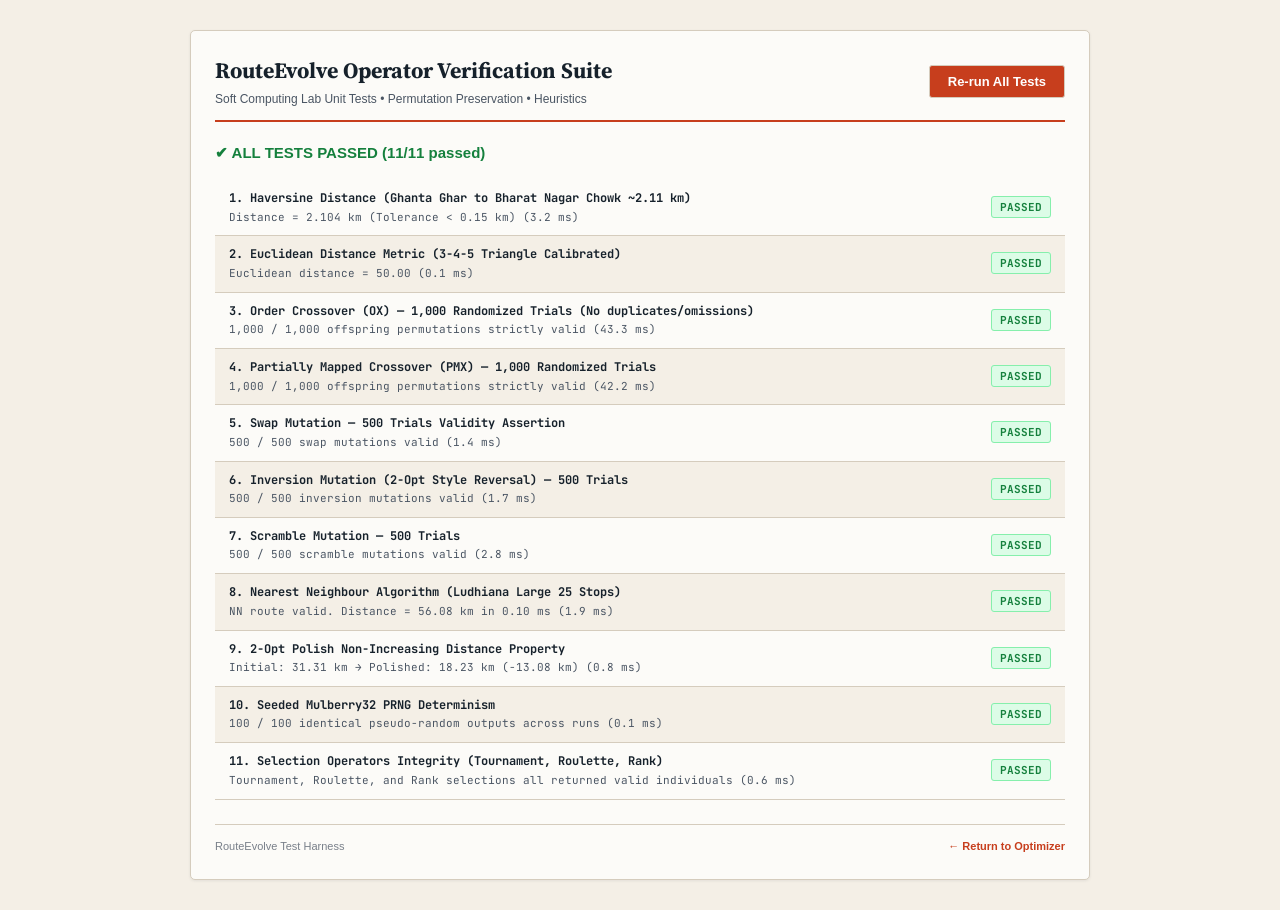
<file: project1/tests.html>
<!DOCTYPE html>
<html lang="en">
<head>
  <meta charset="UTF-8">
  <meta name="viewport" content="width=device-width, initial-scale=1.0">
  <title>RouteEvolve — Operator Verification Test Suite</title>
  <link rel="stylesheet" href="css/style.css">
  <style>
    body {
      overflow-y: auto !important;
      padding: 30px;
      background: var(--bg-parchment);
      color: var(--ink-primary);
    }
    .test-card {
      max-width: 900px;
      margin: 0 auto;
      background: var(--bg-card);
      border: 1px solid var(--border-rule);
      border-radius: var(--radius-md);
      padding: 24px;
      box-shadow: var(--shadow-desk);
    }
    .test-header {
      display: flex;
      justify-content: space-between;
      align-items: center;
      border-bottom: 2px solid var(--accent-vermilion);
      padding-bottom: 12px;
      margin-bottom: 20px;
    }
    .test-item {
      display: flex;
      justify-content: space-between;
      align-items: center;
      padding: 10px 14px;
      border-bottom: 1px solid var(--border-rule);
      font-family: var(--font-mono);
      font-size: 12px;
    }
    .test-item:nth-child(even) {
      background: var(--bg-parchment);
    }
    .status-badge {
      padding: 3px 8px;
      border-radius: 3px;
      font-weight: 700;
      font-size: 11px;
    }
    .status-pass {
      background: #dcfce7;
      color: #15803d;
      border: 1px solid #86efac;
    }
    .status-fail {
      background: #fee2e2;
      color: #b91c1c;
      border: 1px solid #fca5a5;
    }
    .run-btn {
      padding: 8px 18px;
      background: var(--accent-vermilion);
      color: #fff;
      font-weight: 700;
      border-radius: var(--radius-sm);
    }
  </style>
</head>
<body>
  <div class="test-card">
    <div class="test-header">
      <div>
        <h1 style="font-family: var(--font-serif); font-size: 22px;">RouteEvolve Operator Verification Suite</h1>
        <p style="font-size: 12px; color: var(--ink-secondary); margin-top: 4px;">Soft Computing Lab Unit Tests &bull; Permutation Preservation &bull; Heuristics</p>
      </div>
      <div>
        <button id="run-tests-btn" class="run-btn">Re-run All Tests</button>
      </div>
    </div>

    <div id="test-summary" style="margin-bottom: 16px; font-weight: 600; font-size: 13px;">
      Running tests...
    </div>

    <div id="test-results-list">
      <!-- Injected by script -->
    </div>

    <div style="margin-top: 24px; padding-top: 14px; border-top: 1px solid var(--border-rule); font-size: 11px; color: var(--ink-muted); display: flex; justify-content: space-between;">
      <span>RouteEvolve Test Harness</span>
      <a href="index.html" style="color: var(--accent-vermilion); font-weight: 600; text-decoration: none;">&larr; Return to Optimizer</a>
    </div>
  </div>

  <script type="module">
    import { haversineDistance, euclideanDistance, computeDistanceMatrix, computeRouteDistance } from './js/geo.js';
    import { solveNearestNeighbour, polish2Opt } from './js/baseline.js';
    import {
      orderCrossover,
      partiallyMappedCrossover,
      swapMutation,
      inversionMutation,
      scrambleMutation,
      isValidPermutation,
      generateRandomChromosome,
      createRNG,
      tournamentSelection,
      rouletteWheelSelection,
      rankSelection,
      createIndividual
    } from './js/ga.js';
    import { getLudhianaDemo12, getLudhianaLarge25 } from './js/presets.js';

    const testListEl = document.getElementById('test-results-list');
    const summaryEl = document.getElementById('test-summary');

    async function runAllTests() {
      testListEl.innerHTML = '';
      summaryEl.textContent = 'Executing test cases...';

      const results = [];

      // Test 1: Haversine known distance
      results.push(runTest('1. Haversine Distance (Ghanta Ghar to Bharat Nagar Chowk ~2.11 km)', () => {
        const d = haversineDistance(30.9126, 75.8541, 30.9012, 75.8365);
        if (Math.abs(d - 2.11) > 0.15) {
          throw new Error(`Expected ~2.11 km, got ${d.toFixed(3)} km`);
        }
        return `Distance = ${d.toFixed(3)} km (Tolerance < 0.15 km)`;
      }));

      // Test 2: Euclidean plane distance
      results.push(runTest('2. Euclidean Distance Metric (3-4-5 Triangle Calibrated)', () => {
        const d = euclideanDistance(0, 0, 30, 40, 1.0);
        if (Math.abs(d - 50) > 1e-6) {
          throw new Error(`Expected 50.0, got ${d}`);
        }
        return `Euclidean distance = ${d.toFixed(2)}`;
      }));

      // Test 3: Order Crossover (OX) 1000 Randomized Trials
      results.push(runTest('3. Order Crossover (OX) — 1,000 Randomized Trials (No duplicates/omissions)', () => {
        const rng = createRNG(12345);
        for (let t = 0; t < 1000; t++) {
          const numCities = 5 + Math.floor(rng() * 40); // 5 to 45 cities
          const p1 = generateRandomChromosome(numCities, 0, rng);
          const p2 = generateRandomChromosome(numCities, 0, rng);

          const { child1, child2 } = orderCrossover(p1, p2, rng);

          if (!isValidPermutation(child1, numCities, 0)) {
            throw new Error(`OX Child 1 invalid for N=${numCities}: [${child1.join(',')}]`);
          }
          if (!isValidPermutation(child2, numCities, 0)) {
            throw new Error(`OX Child 2 invalid for N=${numCities}: [${child2.join(',')}]`);
          }
        }
        return '1,000 / 1,000 offspring permutations strictly valid';
      }));

      // Test 4: Partially Mapped Crossover (PMX) 1000 Randomized Trials
      results.push(runTest('4. Partially Mapped Crossover (PMX) — 1,000 Randomized Trials', () => {
        const rng = createRNG(67890);
        for (let t = 0; t < 1000; t++) {
          const numCities = 5 + Math.floor(rng() * 40);
          const p1 = generateRandomChromosome(numCities, 0, rng);
          const p2 = generateRandomChromosome(numCities, 0, rng);

          const { child1, child2 } = partiallyMappedCrossover(p1, p2, rng);

          if (!isValidPermutation(child1, numCities, 0)) {
            throw new Error(`PMX Child 1 invalid for N=${numCities}: [${child1.join(',')}]`);
          }
          if (!isValidPermutation(child2, numCities, 0)) {
            throw new Error(`PMX Child 2 invalid for N=${numCities}: [${child2.join(',')}]`);
          }
        }
        return '1,000 / 1,000 offspring permutations strictly valid';
      }));

      // Test 5: Swap Mutation Validity (500 Trials)
      results.push(runTest('5. Swap Mutation — 500 Trials Validity Assertion', () => {
        const rng = createRNG(42);
        for (let t = 0; t < 500; t++) {
          const numCities = 6 + Math.floor(rng() * 30);
          const orig = generateRandomChromosome(numCities, 0, rng);
          const { genes: mutated } = swapMutation(orig, rng);

          if (!isValidPermutation(mutated, numCities, 0)) {
            throw new Error(`Swap mutated permutation invalid for N=${numCities}`);
          }
        }
        return '500 / 500 swap mutations valid';
      }));

      // Test 6: Inversion Mutation Validity (500 Trials)
      results.push(runTest('6. Inversion Mutation (2-Opt Style Reversal) — 500 Trials', () => {
        const rng = createRNG(99);
        for (let t = 0; t < 500; t++) {
          const numCities = 6 + Math.floor(rng() * 30);
          const orig = generateRandomChromosome(numCities, 0, rng);
          const { genes: mutated } = inversionMutation(orig, rng);

          if (!isValidPermutation(mutated, numCities, 0)) {
            throw new Error(`Inversion mutated permutation invalid for N=${numCities}`);
          }
        }
        return '500 / 500 inversion mutations valid';
      }));

      // Test 7: Scramble Mutation Validity (500 Trials)
      results.push(runTest('7. Scramble Mutation — 500 Trials', () => {
        const rng = createRNG(777);
        for (let t = 0; t < 500; t++) {
          const numCities = 6 + Math.floor(rng() * 30);
          const orig = generateRandomChromosome(numCities, 0, rng);
          const { genes: mutated } = scrambleMutation(orig, rng);

          if (!isValidPermutation(mutated, numCities, 0)) {
            throw new Error(`Scramble mutated permutation invalid for N=${numCities}`);
          }
        }
        return '500 / 500 scramble mutations valid';
      }));

      // Test 8: Nearest Neighbour Baseline on Ludhiana 25 Stops
      results.push(runTest('8. Nearest Neighbour Algorithm (Ludhiana Large 25 Stops)', () => {
        const cities = getLudhianaLarge25();
        const distMatrix = computeDistanceMatrix(cities, false);
        const nnRes = solveNearestNeighbour(cities.length, distMatrix, 0);

        if (!isValidPermutation(nnRes.route, cities.length, 0)) {
          throw new Error('NN route is not a valid permutation!');
        }
        if (nnRes.distance <= 0 || isNaN(nnRes.distance)) {
          throw new Error(`Invalid NN distance: ${nnRes.distance}`);
        }
        return `NN route valid. Distance = ${nnRes.distance.toFixed(2)} km in ${nnRes.executionTimeMs.toFixed(2)} ms`;
      }));

      // Test 9: 2-Opt Polish Non-Increasing Distance
      results.push(runTest('9. 2-Opt Polish Non-Increasing Distance Property', () => {
        const cities = getLudhianaDemo12();
        const distMatrix = computeDistanceMatrix(cities, false);
        const randomRoute = generateRandomChromosome(cities.length, 0);
        const origDist = computeRouteDistance(randomRoute, distMatrix);

        const polished = polish2Opt(randomRoute, distMatrix);

        if (polished.distance > origDist + 1e-9) {
          throw new Error(`2-Opt increased distance! Orig: ${origDist}, Polished: ${polished.distance}`);
        }
        if (!isValidPermutation(polished.route, cities.length, 0)) {
          throw new Error('2-Opt produced an invalid permutation');
        }
        return `Initial: ${origDist.toFixed(2)} km &rarr; Polished: ${polished.distance.toFixed(2)} km (-${(origDist - polished.distance).toFixed(2)} km)`;
      }));

      // Test 10: PRNG Reproducibility with Seeds
      results.push(runTest('10. Seeded Mulberry32 PRNG Determinism', () => {
        const rng1 = createRNG(4242);
        const rng2 = createRNG(4242);

        for (let i = 0; i < 100; i++) {
          const val1 = rng1();
          const val2 = rng2();
          if (val1 !== val2) {
            throw new Error(`Seed mismatch at iteration ${i}: ${val1} vs ${val2}`);
          }
        }
        return '100 / 100 identical pseudo-random outputs across runs';
      }));

      // Test 11: Selection Operators (Tournament, Roulette, Rank)
      results.push(runTest('11. Selection Operators Integrity (Tournament, Roulette, Rank)', () => {
        const cities = getLudhianaDemo12();
        const distMatrix = computeDistanceMatrix(cities, false);
        const pop = [];
        for (let i = 0; i < 20; i++) {
          pop.push(createIndividual(generateRandomChromosome(cities.length, 0), distMatrix));
        }

        const tParent = tournamentSelection(pop, 5);
        const rParent = rouletteWheelSelection(pop);
        const sorted = [...pop].sort((a, b) => a.fitness - b.fitness);
        const kParent = rankSelection(sorted);

        if (!tParent || !rParent || !kParent) {
          throw new Error('One or more selection operators returned null');
        }
        return 'Tournament, Roulette, and Rank selections all returned valid individuals';
      }));

      // Summary
      const passed = results.filter(r => r.pass).length;
      const total = results.length;
      summaryEl.innerHTML = `
        <span style="color: ${passed === total ? '#15803d' : '#b91c1c'}; font-size: 15px;">
          ${passed === total ? '&#10004; ALL TESTS PASSED' : '&#10008; SOME TESTS FAILED'} (${passed}/${total} passed)
        </span>
      `;
    }

    function runTest(name, fn) {
      const start = performance.now();
      let pass = false;
      let msg = '';
      try {
        msg = fn();
        pass = true;
      } catch (err) {
        msg = err.message;
        pass = false;
      }
      const dur = (performance.now() - start).toFixed(1);

      const el = document.createElement('div');
      el.className = 'test-item';
      el.innerHTML = `
        <div>
          <strong>${name}</strong>
          <div style="font-size: 11px; color: var(--ink-secondary); margin-top: 2px;">${msg} (${dur} ms)</div>
        </div>
        <div>
          <span class="status-badge ${pass ? 'status-pass' : 'status-fail'}">${pass ? 'PASSED' : 'FAILED'}</span>
        </div>
      `;
      testListEl.appendChild(el);

      return { name, pass, msg };
    }

    document.getElementById('run-tests-btn').addEventListener('click', runAllTests);

    // Run automatically on load
    runAllTests();
  </script>
</body>
</html>
</file>
<file: project1/css/style.css>
/**
 * RouteEvolve - Cartographer's Dispatch Desk Theme
 * Style Sheet for Soft Computing Lab Delivery Route Optimizer
 */

/* ==========================================================================
   1. FONT FACES & DESIGN TOKENS
   ========================================================================== */

@font-face {
  font-family: 'JetBrains Mono';
  src: url('../vendor/fonts/JetBrainsMono.ttf') format('truetype');
  font-weight: 100 900;
  font-style: normal;
  font-display: swap;
}

@font-face {
  font-family: 'Source Serif 4';
  src: url('../vendor/fonts/SourceSerif4.ttf') format('truetype');
  font-weight: 200 900;
  font-style: normal;
  font-display: swap;
}

:root {
  /* Cartographer Parchment Light Theme (Default) */
  --bg-parchment: #f4efe6;
  --bg-desk: #ede7da;
  --bg-card: #fcfbf8;
  --bg-card-hover: #f7f3eb;
  --bg-inset: #eae3d5;
  
  --ink-primary: #16212b;
  --ink-secondary: #4a5563;
  --ink-muted: #787f89;
  
  --border-rule: #d5ccbd;
  --border-strong: #b8ac9a;
  
  --accent-vermilion: #c73e1d;
  --accent-vermilion-hover: #ab3316;
  --accent-vermilion-subtle: rgba(199, 62, 29, 0.1);
  
  --accent-teal: #2b5f6e;
  --accent-teal-subtle: rgba(43, 95, 110, 0.12);
  
  --accent-amber: #b45309;
  --accent-amber-subtle: rgba(180, 83, 9, 0.12);
  
  --accent-brass: #8f6723;
  
  --font-serif: 'Source Serif 4', Georgia, serif;
  --font-mono: 'JetBrains Mono', 'Courier New', monospace;
  --font-sans: -apple-system, BlinkMacSystemFont, 'Segoe UI', Roboto, Helvetica, Arial, sans-serif;
  
  --sidebar-w: 320px;
  --right-panel-w: 380px;
  --header-h: 48px;
  --control-bar-h: 52px;
  
  --shadow-desk: 0 1px 3px rgba(30, 42, 56, 0.08);
  --shadow-float: 0 4px 12px rgba(30, 42, 56, 0.12);
  --radius-sm: 3px;
  --radius-md: 5px;
}

[data-theme="dark"] {
  /* Cartographer Night Map Theme */
  --bg-parchment: #0f151c;
  --bg-desk: #151d26;
  --bg-card: #1b2531;
  --bg-card-hover: #222f3e;
  --bg-inset: #121922;
  
  --ink-primary: #e6edf3;
  --ink-secondary: #9aa8b8;
  --ink-muted: #627282;
  
  --border-rule: #2a3848;
  --border-strong: #3d4f65;
  
  --accent-vermilion: #ff6b4a;
  --accent-vermilion-hover: #ff856b;
  --accent-vermilion-subtle: rgba(255, 107, 74, 0.15);
  
  --accent-teal: #5eead4;
  --accent-teal-subtle: rgba(94, 234, 212, 0.15);
  
  --accent-amber: #fbbf24;
  --accent-amber-subtle: rgba(251, 191, 36, 0.15);
  
  --accent-brass: #d99b38;
  
  --shadow-desk: 0 1px 4px rgba(0, 0, 0, 0.35);
  --shadow-float: 0 4px 16px rgba(0, 0, 0, 0.45);
}

/* ==========================================================================
   2. GLOBAL RESET & BASE RULES
   ========================================================================== */

*, *::before, *::after {
  box-sizing: border-box;
  margin: 0;
  padding: 0;
}

html, body {
  width: 100%;
  height: 100%;
  overflow: hidden;
  background-color: var(--bg-parchment);
  color: var(--ink-primary);
  font-family: var(--font-sans);
  font-size: 13px;
  line-height: 1.45;
  -webkit-font-smoothing: antialiased;
}

button, input, select, textarea {
  font-family: inherit;
  font-size: inherit;
  color: inherit;
}

button {
  cursor: pointer;
  border: 1px solid var(--border-rule);
  background: var(--bg-card);
  transition: all 0.15s ease;
}

button:focus-visible, input:focus-visible, select:focus-visible {
  outline: 2px solid var(--accent-vermilion);
  outline-offset: 1px;
}

/* Small-caps styling for cartographer labels */
.sc-label {
  font-family: var(--font-sans);
  font-size: 10px;
  font-weight: 700;
  letter-spacing: 0.08em;
  text-transform: uppercase;
  color: var(--ink-secondary);
}

.mono {
  font-family: var(--font-mono);
}

/* ==========================================================================
   3. APP CONTAINER & LAYOUT GRID
   ========================================================================== */

#app-container {
  display: flex;
  flex-direction: column;
  width: 100vw;
  height: 100vh;
  overflow: hidden;
  background: var(--bg-desk);
}

/* Header Banner */
#app-header {
  height: var(--header-h);
  background: var(--bg-card);
  border-bottom: 1px solid var(--border-rule);
  display: flex;
  align-items: center;
  justify-content: space-between;
  padding: 0 16px;
  flex-shrink: 0;
  z-index: 1000;
}

.brand-section {
  display: flex;
  align-items: center;
  gap: 12px;
}

.brand-title {
  font-family: var(--font-serif);
  font-size: 18px;
  font-weight: 700;
  letter-spacing: -0.02em;
  color: var(--ink-primary);
  display: flex;
  align-items: center;
  gap: 8px;
}

.brand-badge {
  font-family: var(--font-mono);
  font-size: 10px;
  font-weight: 600;
  padding: 2px 6px;
  background: var(--accent-vermilion-subtle);
  color: var(--accent-vermilion);
  border: 1px solid var(--accent-vermilion);
  border-radius: var(--radius-sm);
  letter-spacing: 0.04em;
}

.brand-subtitle {
  font-size: 11px;
  color: var(--ink-secondary);
  border-left: 1px solid var(--border-rule);
  padding-left: 12px;
}

.header-actions {
  display: flex;
  align-items: center;
  gap: 8px;
}

.header-btn {
  padding: 5px 10px;
  border-radius: var(--radius-sm);
  font-size: 11px;
  font-weight: 600;
  display: flex;
  align-items: center;
  gap: 5px;
  background: var(--bg-card);
  border: 1px solid var(--border-rule);
}

.header-btn:hover {
  background: var(--bg-card-hover);
  border-color: var(--border-strong);
}

.header-btn.active {
  background: var(--accent-teal);
  color: #fff;
  border-color: var(--accent-teal);
}

/* Main Workspace Flex */
#main-workspace {
  display: flex;
  flex: 1;
  width: 100%;
  height: calc(100vh - var(--header-h));
  overflow: hidden;
}

/* ==========================================================================
   4. LEFT SIDEBAR (CONTROLS & PARAMETERS)
   ========================================================================== */

#left-sidebar {
  width: var(--sidebar-w);
  height: 100%;
  background: var(--bg-card);
  border-right: 1px solid var(--border-rule);
  display: flex;
  flex-direction: column;
  flex-shrink: 0;
  overflow-y: auto;
  overflow-x: hidden;
  z-index: 500;
}

.sidebar-section {
  border-bottom: 1px solid var(--border-rule);
  padding: 12px 14px;
}

.section-header {
  display: flex;
  align-items: center;
  justify-content: space-between;
  margin-bottom: 10px;
}

.section-title {
  font-family: var(--font-serif);
  font-size: 13px;
  font-weight: 600;
  color: var(--ink-primary);
}

/* Parameter Grid & Form Rows */
.param-group {
  display: flex;
  flex-direction: column;
  gap: 10px;
}

.form-row {
  display: flex;
  flex-direction: column;
  gap: 4px;
}

.form-row-header {
  display: flex;
  justify-content: space-between;
  align-items: center;
}

.form-row-header label {
  cursor: help;
  border-bottom: 1px dotted var(--ink-muted);
}

.val-badge {
  font-family: var(--font-mono);
  font-size: 11px;
  color: var(--accent-vermilion);
  font-weight: 600;
}

.form-select, .form-input {
  width: 100%;
  padding: 5px 8px;
  border: 1px solid var(--border-rule);
  background: var(--bg-parchment);
  border-radius: var(--radius-sm);
  font-size: 12px;
  color: var(--ink-primary);
}

.form-range {
  width: 100%;
  accent-color: var(--accent-vermilion);
  cursor: pointer;
  height: 5px;
}

.checkbox-row {
  display: flex;
  align-items: center;
  gap: 8px;
  font-size: 12px;
  color: var(--ink-primary);
  cursor: pointer;
  margin-top: 4px;
}

.checkbox-row input {
  accent-color: var(--accent-vermilion);
  width: 14px;
  height: 14px;
  cursor: pointer;
}

/* Preset Buttons Grid */
.preset-grid {
  display: grid;
  grid-template-columns: 1fr 1fr;
  gap: 6px;
}

.preset-btn {
  padding: 7px 8px;
  font-size: 11px;
  font-weight: 600;
  text-align: center;
  border-radius: var(--radius-sm);
  background: var(--bg-parchment);
  border: 1px solid var(--border-rule);
}

.preset-btn:hover {
  background: var(--bg-card-hover);
  border-color: var(--accent-vermilion);
  color: var(--accent-vermilion);
}

.preset-btn.btn-accent {
  background: var(--accent-vermilion-subtle);
  border-color: var(--accent-vermilion);
  color: var(--accent-vermilion);
}

.preset-btn.btn-accent:hover {
  background: var(--accent-vermilion);
  color: #fff;
}

/* Secondary Action Buttons */
.action-grid {
  display: grid;
  grid-template-columns: 1fr 1fr;
  gap: 6px;
  margin-top: 6px;
}

.tool-btn {
  padding: 6px 8px;
  font-size: 11px;
  border-radius: var(--radius-sm);
  background: var(--bg-parchment);
  font-weight: 500;
}

.tool-btn:hover {
  background: var(--bg-card-hover);
  border-color: var(--border-strong);
}

/* Keyboard hint footer in sidebar */
.kbd-footer {
  margin-top: auto;
  padding: 10px 14px;
  background: var(--bg-inset);
  font-size: 11px;
  color: var(--ink-secondary);
  border-top: 1px solid var(--border-rule);
  display: flex;
  flex-direction: column;
  gap: 4px;
}

.kbd-badge {
  font-family: var(--font-mono);
  background: var(--bg-card);
  padding: 1px 4px;
  border: 1px solid var(--border-rule);
  border-radius: 2px;
  font-size: 10px;
}

/* ==========================================================================
   5. CENTER WORKSPACE (MAP / CANVAS & HUD CONTROLS)
   ========================================================================== */

#center-workspace {
  flex: 1;
  height: 100%;
  position: relative;
  display: flex;
  flex-direction: column;
  background: var(--bg-desk);
}

/* Floating HUD Master Control Bar */
#hud-controls {
  position: absolute;
  top: 14px;
  left: 50%;
  transform: translateX(-50%);
  z-index: 1000;
  display: flex;
  align-items: center;
  gap: 8px;
  padding: 6px 12px;
  background: var(--bg-card);
  border: 1px solid var(--border-strong);
  border-radius: var(--radius-md);
  box-shadow: var(--shadow-float);
}

.hud-btn {
  padding: 6px 14px;
  font-size: 12px;
  font-weight: 700;
  border-radius: var(--radius-sm);
  display: flex;
  align-items: center;
  gap: 6px;
  letter-spacing: 0.02em;
}

.hud-btn-primary {
  background: var(--accent-vermilion);
  color: #fff;
  border-color: var(--accent-vermilion);
}

.hud-btn-primary:hover {
  background: var(--accent-vermilion-hover);
}

.hud-btn-secondary {
  background: var(--bg-parchment);
  color: var(--ink-primary);
}

.hud-btn-secondary:hover {
  background: var(--bg-card-hover);
}

.hud-separator {
  width: 1px;
  height: 22px;
  background: var(--border-rule);
  margin: 0 4px;
}

.speed-control-group {
  display: flex;
  align-items: center;
  gap: 6px;
  font-size: 11px;
  color: var(--ink-secondary);
}

.speed-slider {
  width: 90px;
  accent-color: var(--accent-vermilion);
  cursor: pointer;
}

/* Map Containers */
#map-viewport {
  width: 100%;
  flex: 1;
  position: relative;
}

#leaflet-map {
  width: 100%;
  height: 100%;
  background: var(--bg-parchment);
}

#offline-canvas {
  width: 100%;
  height: 100%;
  display: none;
  background: var(--bg-parchment);
}

/* Map Markers Styling */
.city-marker-pin {
  width: 24px;
  height: 24px;
  border-radius: 50%;
  background: #1e293b;
  border: 2px solid #ffffff;
  box-shadow: 0 2px 5px rgba(0,0,0,0.3);
  display: flex;
  align-items: center;
  justify-content: center;
  color: #ffffff;
  font-family: var(--font-mono);
  font-size: 10px;
  font-weight: 700;
  cursor: grab;
}

.depot-marker-pin {
  width: 34px;
  height: 34px;
  border-radius: 50%;
  background: #b45309;
  border: 2px solid #ffffff;
  box-shadow: 0 3px 8px rgba(180, 83, 9, 0.45);
  display: flex;
  flex-direction: column;
  align-items: center;
  justify-content: center;
  color: #ffffff;
  cursor: grab;
}

.depot-star {
  font-size: 12px;
  line-height: 1;
}

.marker-label {
  font-family: var(--font-mono);
  font-size: 7px;
  font-weight: 800;
  letter-spacing: 0.05em;
}

/* Marker Popup */
.marker-popup-content {
  padding: 4px;
  font-family: var(--font-sans);
}

.popup-title {
  font-size: 13px;
  color: #1e293b;
}

.popup-sub {
  font-size: 11px;
  color: #64748b;
  margin-top: 2px;
  margin-bottom: 8px;
}

.popup-actions {
  display: flex;
  gap: 6px;
}

.popup-btn {
  padding: 3px 8px;
  font-size: 10px;
  font-weight: 600;
  border-radius: 2px;
}

.popup-btn.depot-btn {
  background: #b45309;
  color: #fff;
  border-color: #b45309;
}

.popup-btn.delete-btn {
  background: #ef4444;
  color: #fff;
  border-color: #ef4444;
}

/* New Best Route Pulse Effect */
@keyframes routeFlash {
  0% { stroke: #ffea00; stroke-width: 8px; }
  50% { stroke: #ff3b00; stroke-width: 6px; }
  100% { stroke: #c73e1d; stroke-width: 4.5px; }
}

.route-pulse {
  animation: routeFlash 0.45s ease-out;
}

/* ==========================================================================
   6. RIGHT PANEL (STATS, CONVERGENCE CHART, LOG & COMPARISON)
   ========================================================================== */

#right-panel {
  width: var(--right-panel-w);
  height: 100%;
  background: var(--bg-card);
  border-left: 1px solid var(--border-rule);
  display: flex;
  flex-direction: column;
  flex-shrink: 0;
  overflow-y: auto;
  overflow-x: hidden;
  z-index: 500;
}

/* Live Stats Grid */
.stats-card-grid {
  display: grid;
  grid-template-columns: 1fr 1fr;
  gap: 6px;
  padding: 12px 14px;
  border-bottom: 1px solid var(--border-rule);
  background: var(--bg-inset);
}

.stat-cell {
  background: var(--bg-card);
  border: 1px solid var(--border-rule);
  border-radius: var(--radius-sm);
  padding: 8px 10px;
  display: flex;
  flex-direction: column;
  justify-content: center;
}

.stat-val {
  font-family: var(--font-mono);
  font-size: 16px;
  font-weight: 700;
  color: var(--ink-primary);
  margin-top: 2px;
}

.stat-val.highlight {
  color: var(--accent-vermilion);
}

.stat-sub {
  font-size: 10px;
  color: var(--ink-muted);
  margin-top: 2px;
}

/* Convergence Chart Section */
.chart-container-section {
  padding: 12px 14px;
  border-bottom: 1px solid var(--border-rule);
  display: flex;
  flex-direction: column;
}

.chart-header {
  display: flex;
  justify-content: space-between;
  align-items: center;
  margin-bottom: 8px;
}

.chart-canvas-wrapper {
  width: 100%;
  height: 190px;
  position: relative;
  background: var(--bg-parchment);
  border: 1px solid var(--border-rule);
  border-radius: var(--radius-sm);
  overflow: hidden;
}

#chart-canvas {
  width: 100%;
  height: 100%;
  display: block;
}

/* Evolution Log */
.log-section {
  padding: 12px 14px;
  border-bottom: 1px solid var(--border-rule);
  flex: 1;
  display: flex;
  flex-direction: column;
  min-height: 160px;
}

.log-scroller {
  flex: 1;
  height: 130px;
  overflow-y: auto;
  background: var(--bg-parchment);
  border: 1px solid var(--border-rule);
  border-radius: var(--radius-sm);
  padding: 6px 8px;
  font-family: var(--font-mono);
  font-size: 11px;
  line-height: 1.6;
  color: var(--ink-secondary);
}

.log-item {
  display: flex;
  justify-content: space-between;
  padding: 2px 0;
  border-bottom: 1px dotted var(--border-rule);
}

.log-item.best-highlight {
  color: var(--accent-vermilion);
  font-weight: 700;
}

/* Post-Run Comparison Panel */
.comparison-section {
  padding: 12px 14px;
  background: var(--bg-card);
  border-bottom: 1px solid var(--border-rule);
}

.comparison-table {
  width: 100%;
  border-collapse: collapse;
  font-size: 11px;
  margin-top: 8px;
}

.comparison-table th, .comparison-table td {
  padding: 6px 6px;
  border: 1px solid var(--border-rule);
  text-align: left;
}

.comparison-table th {
  background: var(--bg-inset);
  font-family: var(--font-sans);
  font-weight: 700;
  color: var(--ink-secondary);
}

.comparison-table td.winner {
  background: var(--accent-vermilion-subtle);
  font-weight: 700;
  color: var(--accent-vermilion);
}

/* ==========================================================================
   7. EXPLAINER MODE DRAWER & OVERLAYS
   ========================================================================== */

#explainer-drawer {
  position: absolute;
  bottom: 0;
  left: 0;
  right: 0;
  background: var(--bg-card);
  border-top: 2px solid var(--accent-vermilion);
  box-shadow: 0 -4px 16px rgba(0,0,0,0.15);
  z-index: 1200;
  transform: translateY(105%);
  transition: transform 0.25s cubic-bezier(0.16, 1, 0.3, 1);
  padding: 14px 20px;
  max-height: 45vh;
  overflow-y: auto;
}

#explainer-drawer.open {
  transform: translateY(0);
}

.explainer-header {
  display: flex;
  justify-content: space-between;
  align-items: center;
  border-bottom: 1px solid var(--border-rule);
  padding-bottom: 8px;
  margin-bottom: 12px;
}

.explainer-steps-container {
  display: flex;
  gap: 16px;
  overflow-x: auto;
  padding-bottom: 8px;
}

.explain-step-card {
  min-width: 220px;
  flex: 1;
  background: var(--bg-parchment);
  border: 1px solid var(--border-rule);
  border-radius: var(--radius-sm);
  padding: 10px;
  display: flex;
  flex-direction: column;
  gap: 6px;
}

.explain-step-card.active-step {
  border-color: var(--accent-vermilion);
  background: var(--bg-card);
  box-shadow: 0 2px 8px var(--accent-vermilion-subtle);
}

.gene-strip {
  display: flex;
  flex-wrap: wrap;
  gap: 2px;
  margin-top: 4px;
}

.gene-box {
  width: 20px;
  height: 20px;
  border: 1px solid var(--border-rule);
  background: var(--bg-card);
  font-family: var(--font-mono);
  font-size: 10px;
  display: flex;
  align-items: center;
  justify-content: center;
  border-radius: 2px;
}

.gene-box.depot-gene {
  background: var(--accent-amber);
  color: #fff;
  font-weight: 700;
}

.gene-box.crossed-gene {
  background: var(--accent-vermilion-subtle);
  border-color: var(--accent-vermilion);
  color: var(--accent-vermilion);
  font-weight: 700;
}

.gene-box.mutated-gene {
  background: var(--accent-teal-subtle);
  border-color: var(--accent-teal);
  color: var(--accent-teal);
  font-weight: 700;
}

/* How It Works Modal / Drawer */
#how-it-works-modal {
  display: none;
  position: fixed;
  inset: 0;
  background: rgba(15, 23, 42, 0.6);
  z-index: 2000;
  align-items: center;
  justify-content: center;
}

#how-it-works-modal.active {
  display: flex;
}

.modal-dialog {
  background: var(--bg-card);
  border: 1px solid var(--border-strong);
  border-radius: var(--radius-md);
  box-shadow: var(--shadow-float);
  width: 640px;
  max-width: 90vw;
  max-height: 85vh;
  overflow-y: auto;
  padding: 24px;
}

.modal-dialog h2 {
  font-family: var(--font-serif);
  font-size: 20px;
  margin-bottom: 14px;
  color: var(--accent-vermilion);
}

.modal-dialog h3 {
  font-family: var(--font-serif);
  font-size: 14px;
  margin-top: 14px;
  margin-bottom: 4px;
  color: var(--ink-primary);
}

.modal-dialog p, .modal-dialog li {
  font-size: 12px;
  line-height: 1.6;
  color: var(--ink-secondary);
}

.modal-dialog ul {
  padding-left: 20px;
  margin: 6px 0;
}

.modal-close-btn {
  margin-top: 18px;
  padding: 8px 18px;
  background: var(--accent-vermilion);
  color: #fff;
  border: none;
  border-radius: var(--radius-sm);
  font-weight: 600;
  float: right;
}

/* Tooltip helper */
[data-tooltip] {
  position: relative;
}

[data-tooltip]:hover::after {
  content: attr(data-tooltip);
  position: absolute;
  bottom: 125%;
  left: 50%;
  transform: translateX(-50%);
  background: #1e293b;
  color: #f8fafc;
  padding: 4px 8px;
  font-size: 11px;
  border-radius: 3px;
  white-space: nowrap;
  pointer-events: none;
  z-index: 3000;
  box-shadow: 0 2px 6px rgba(0,0,0,0.2);
}

/* Responsive adjustments for 1366x768 */
@media (max-width: 1400px) {
  :root {
    --sidebar-w: 290px;
    --right-panel-w: 340px;
  }
}
</file>
